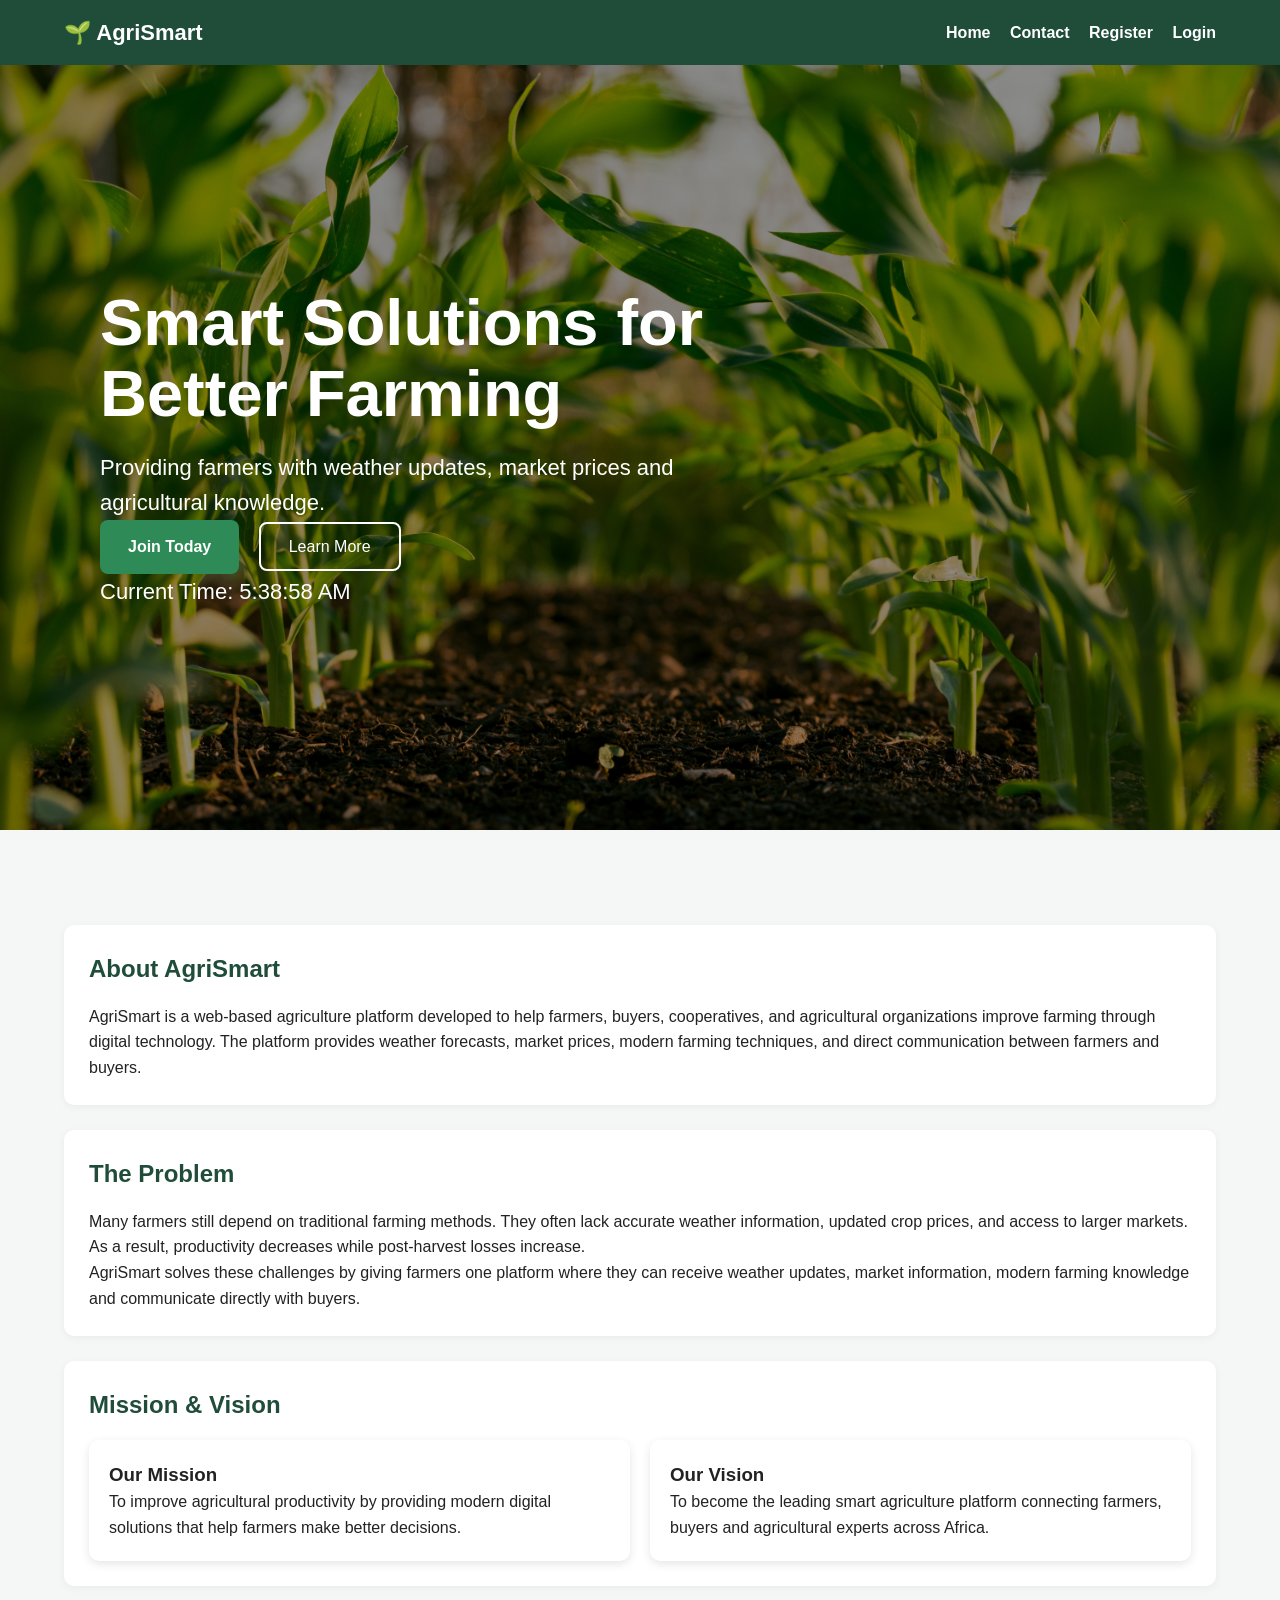
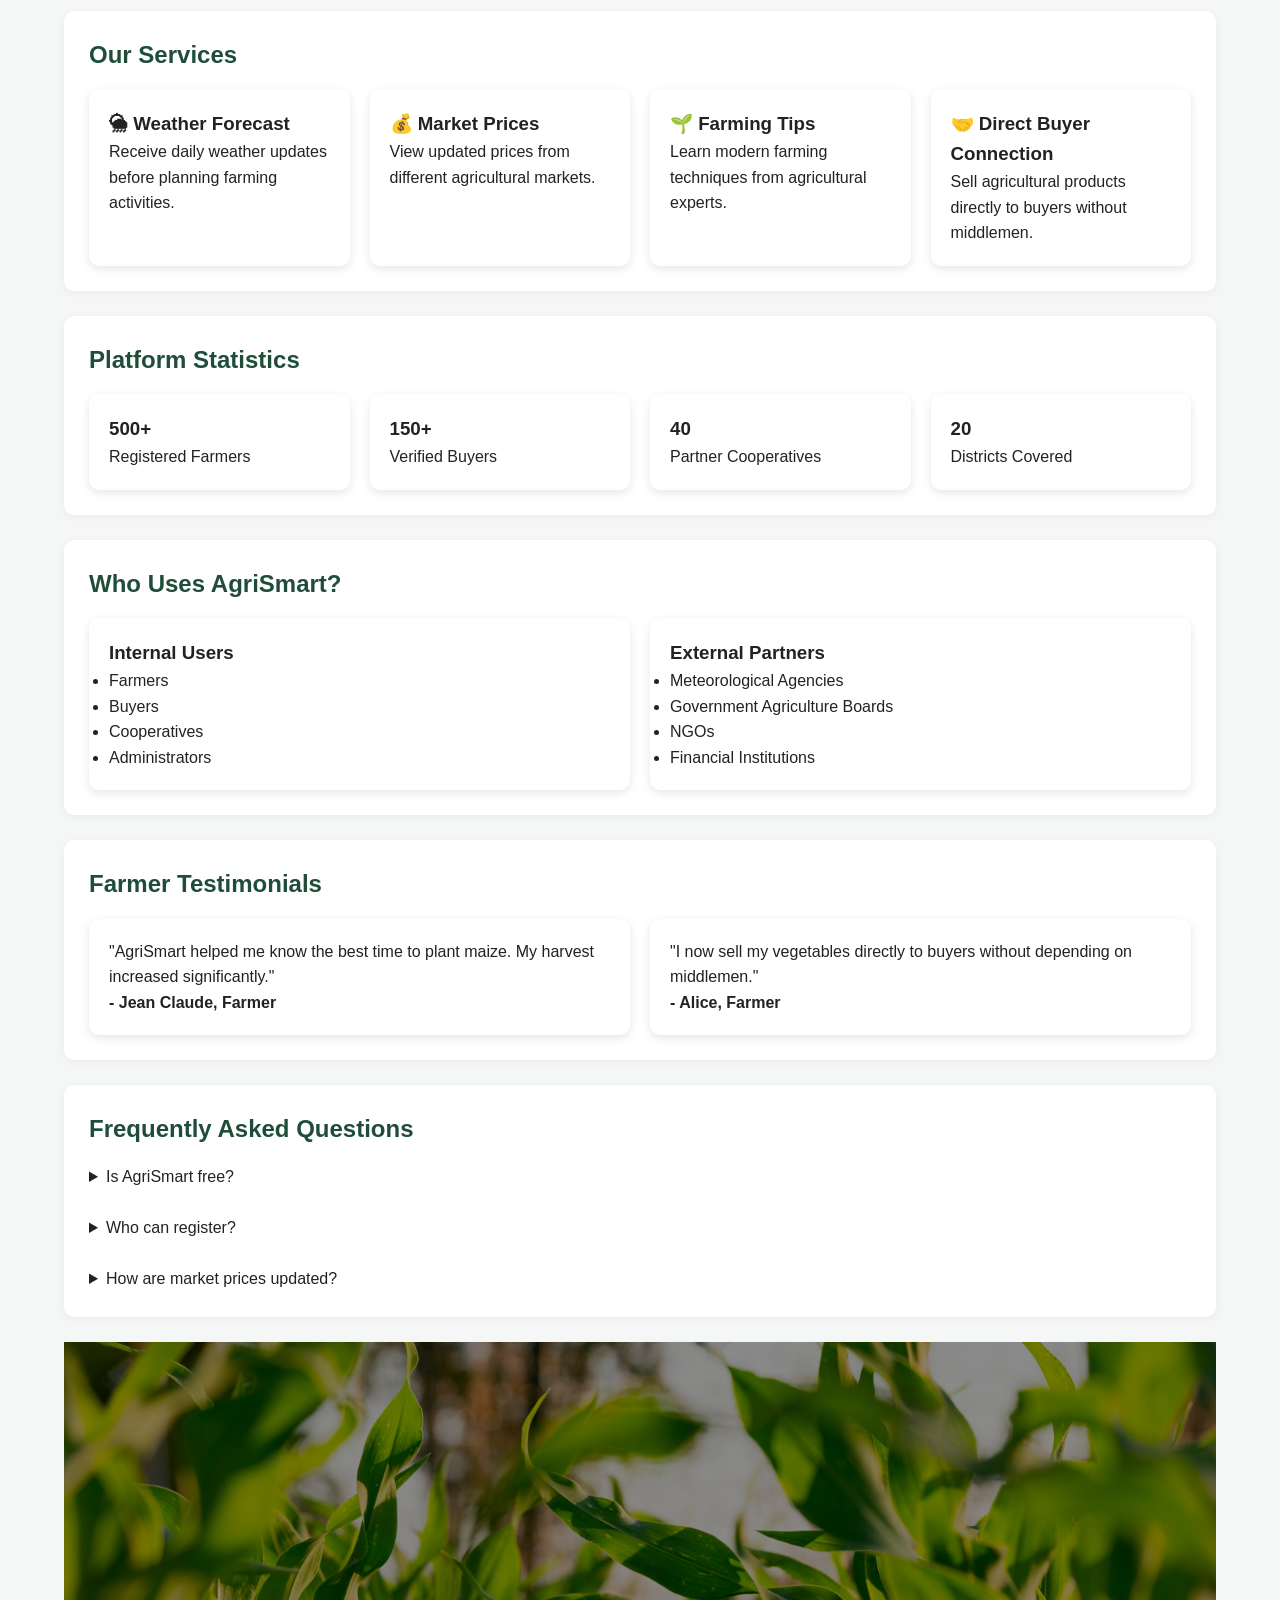
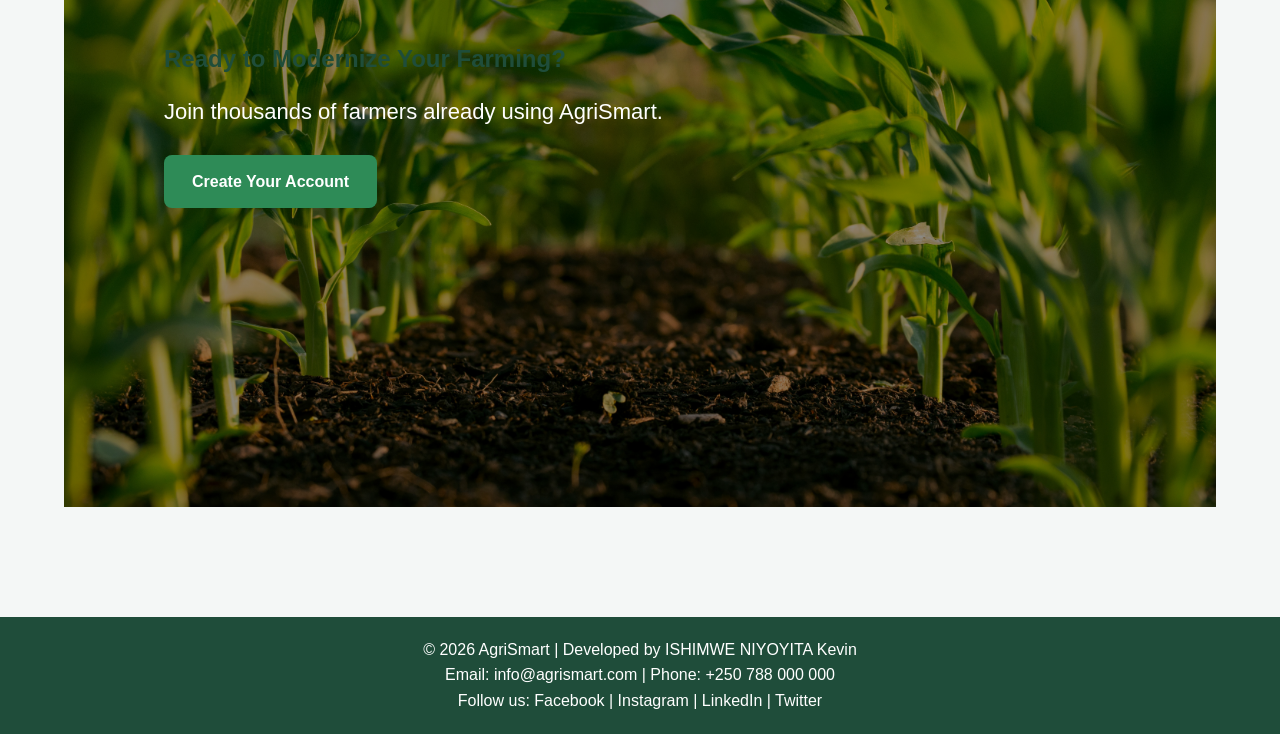
<file: index.html>
<!DOCTYPE html>
<html lang="en">
<head>
    <meta charset="UTF-8">
    <meta name="viewport" content="width=device-width, initial-scale=1.0">
    <title>AgriSmart | Home</title>

    <link rel="stylesheet" href="style.css">
</head>

<body>

<header>

    <div class="logo">
        <h1>🌱 AgriSmart</h1>
    </div>

    <nav>

        <a href="index.html">Home</a>
        <a href="contact.html">Contact</a>
        <a href="register.html">Register</a>
        <a href="login.html">Login</a>

    </nav>

</header>

<main>

<section class="hero">

    <h1>Smart Solutions for Better Farming</h1>

    <p>
        Providing farmers with weather updates,
        market prices and agricultural knowledge.
    </p>

    <div class="hero-buttons">
        <a href="register.html" class="btn">Join Today</a>
        <a href="#services" class="btn-outline">Learn More</a>
    </div>

</section>

<div class="container">

<section class="content-section">

<h2>About AgriSmart</h2>

<p>

AgriSmart is a web-based agriculture platform developed to help farmers,
buyers, cooperatives, and agricultural organizations improve farming
through digital technology.

The platform provides weather forecasts, market prices, modern farming
techniques, and direct communication between farmers and buyers.

</p>

</section>

<section class="content-section">

<h2>The Problem</h2>

<p>

Many farmers still depend on traditional farming methods.
They often lack accurate weather information, updated crop prices,
and access to larger markets.

As a result, productivity decreases while post-harvest losses increase.

</p>

<p>

AgriSmart solves these challenges by giving farmers one platform where
they can receive weather updates, market information,
modern farming knowledge and communicate directly with buyers.

</p>

</section>

<section class="content-section">

<h2>Mission & Vision</h2>

<div class="grid">

<div class="card">

<h3>Our Mission</h3>

<p>

To improve agricultural productivity by providing
modern digital solutions that help farmers make
better decisions.

</p>

</div>

<div class="card">

<h3>Our Vision</h3>

<p>

To become the leading smart agriculture platform
connecting farmers, buyers and agricultural experts
across Africa.

</p>

</div>

</div>

</section>

<section class="content-section">

<h2>Our Services</h2>

<div class="grid">

<div class="card">

<h3>🌦 Weather Forecast</h3>

<p>

Receive daily weather updates before planning farming activities.

</p>

</div>

<div class="card">

<h3>💰 Market Prices</h3>

<p>

View updated prices from different agricultural markets.

</p>

</div>

<div class="card">

<h3>🌱 Farming Tips</h3>

<p>

Learn modern farming techniques from agricultural experts.

</p>

</div>

<div class="card">

<h3>🤝 Direct Buyer Connection</h3>

<p>

Sell agricultural products directly to buyers without
middlemen.

</p>

</div>

</div>

</section>

<section class="content-section">

<h2>Platform Statistics</h2>

<div class="grid">

<div class="card">

<h3>500+</h3>

<p>Registered Farmers</p>

</div>

<div class="card">

<h3>150+</h3>

<p>Verified Buyers</p>

</div>

<div class="card">

<h3>40</h3>

<p>Partner Cooperatives</p>

</div>

<div class="card">

<h3>20</h3>

<p>Districts Covered</p>

</div>

</div>

</section>

<section class="content-section">

<h2>Who Uses AgriSmart?</h2>

<div class="grid">

<div class="card">

<h3>Internal Users</h3>

<ul>

<li>Farmers</li>

<li>Buyers</li>

<li>Cooperatives</li>

<li>Administrators</li>

</ul>

</div>

<div class="card">

<h3>External Partners</h3>

<ul>

<li>Meteorological Agencies</li>

<li>Government Agriculture Boards</li>

<li>NGOs</li>

<li>Financial Institutions</li>

</ul>

</div>

</div>

</section>

<section class="content-section">

<h2>Farmer Testimonials</h2>

<div class="grid">

<div class="card">

<p>

"AgriSmart helped me know the best time to plant maize.
My harvest increased significantly."

</p>

<strong>- Jean Claude, Farmer</strong>

</div>

<div class="card">

<p>

"I now sell my vegetables directly to buyers
without depending on middlemen."

</p>

<strong>- Alice, Farmer</strong>

</div>

</div>

</section>

<section class="content-section">

<h2>Frequently Asked Questions</h2>

<details>

<summary>Is AgriSmart free?</summary>

<p>

Yes. Registration is completely free.

</p>

</details>

<br>

<details>

<summary>Who can register?</summary>

<p>

Farmers, buyers, cooperatives and agricultural organizations.

</p>

</details>

<br>

<details>

<summary>How are market prices updated?</summary>

<p>

Administrators update prices regularly using information
from authorized agricultural markets.

</p>

</details>

</section>

<section class="hero">

<h2>Ready to Modernize Your Farming?</h2>

<p>

Join thousands of farmers already using AgriSmart.

</p>

<br>

<a href="register.html" class="btn">

Create Your Account

</a>

</section>

</div>

</main>

<footer>

<p>

© 2026 AgriSmart |
Developed by ISHIMWE NIYOYITA Kevin
</p>

<p>

Email:
info@agrismart.com

|

Phone:
+250 788 000 000

</p>

<p>

Follow us:

Facebook |
Instagram |
LinkedIn |
Twitter

</p>

</footer>

<script src="script.js"></script>

</body>
</html>
</file>
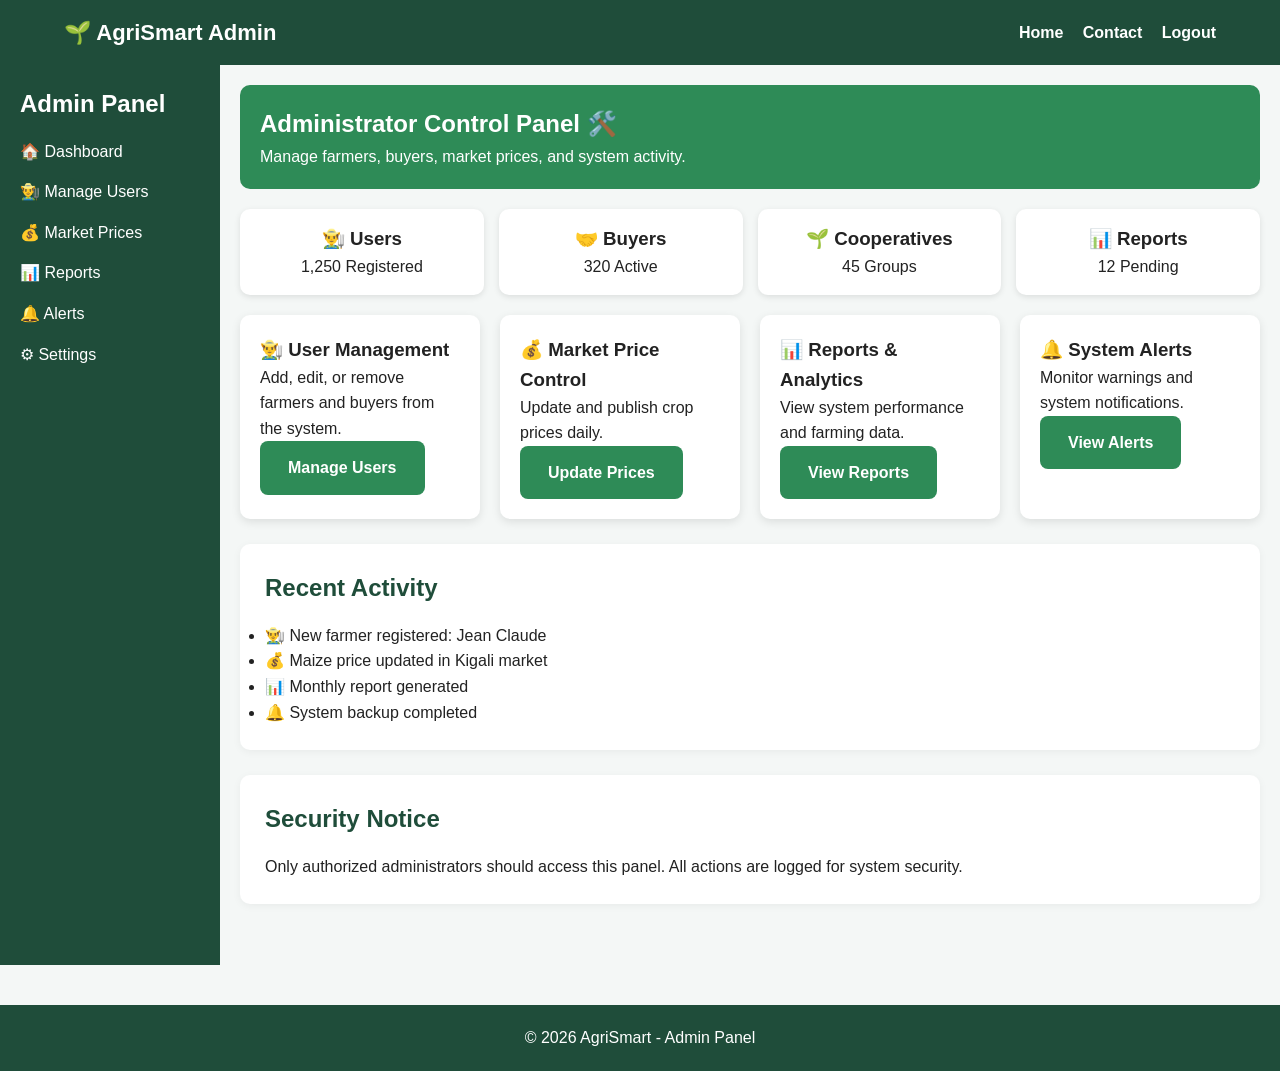
<file: admin.html>
<!DOCTYPE html>
<html lang="en">

<head>

<meta charset="UTF-8">

<meta name="viewport" content="width=device-width, initial-scale=1.0">

<title>Admin Dashboard | AgriSmart</title>

<link rel="stylesheet" href="style.css">

</head>

<body>

<header>

<div class="logo">
<h1>🌱 AgriSmart Admin</h1>
</div>

<nav>

<a href="index.html">Home</a>
<a href="contact.html">Contact</a>
<a href="login.html">Logout</a>

</nav>

</header>

<main>

<div class="dashboard-container">

<!-- SIDEBAR -->

<aside class="sidebar">

<h2>Admin Panel</h2>

<ul>

<li><a href="#">🏠 Dashboard</a></li>

<li><a href="#">👨‍🌾 Manage Users</a></li>

<li><a href="#">💰 Market Prices</a></li>

<li><a href="#">📊 Reports</a></li>

<li><a href="#">🔔 Alerts</a></li>

<li><a href="#">⚙ Settings</a></li>

</ul>

</aside>

<!-- MAIN CONTENT -->

<section class="dashboard-main">

<div class="welcome-box">

<h1>Administrator Control Panel 🛠️</h1>

<p>

Manage farmers, buyers, market prices,
and system activity.

</p>

</div>

<!-- SYSTEM STATS -->

<div class="stats-grid">

<div class="stat-card">

<h3>👨‍🌾 Users</h3>

<p>1,250 Registered</p>

</div>

<div class="stat-card">

<h3>🤝 Buyers</h3>

<p>320 Active</p>

</div>

<div class="stat-card">

<h3>🌱 Cooperatives</h3>

<p>45 Groups</p>

</div>

<div class="stat-card">

<h3>📊 Reports</h3>

<p>12 Pending</p>

</div>

</div>

<!-- ADMIN MODULES -->

<div class="dashboard-grid">

<div class="card">

<h3>👨‍🌾 User Management</h3>

<p>

Add, edit, or remove farmers and buyers
from the system.

</p>

<a href="#" class="btn">Manage Users</a>

</div>

<div class="card">

<h3>💰 Market Price Control</h3>

<p>

Update and publish crop prices daily.

</p>

<a href="#" class="btn">Update Prices</a>

</div>

<div class="card">

<h3>📊 Reports & Analytics</h3>

<p>

View system performance and farming data.

</p>

<a href="#" class="btn">View Reports</a>

</div>

<div class="card">

<h3>🔔 System Alerts</h3>

<p>

Monitor warnings and system notifications.

</p>

<a href="#" class="btn">View Alerts</a>

</div>

</div>

<!-- RECENT ACTIVITY -->

<section class="content-section">

<h2>Recent Activity</h2>

<ul>

<li>👨‍🌾 New farmer registered: Jean Claude</li>

<li>💰 Maize price updated in Kigali market</li>

<li>📊 Monthly report generated</li>

<li>🔔 System backup completed</li>

</ul>

</section>

<!-- SECURITY NOTICE -->

<section class="content-section">

<h2>Security Notice</h2>

<p>

Only authorized administrators should access this panel.
All actions are logged for system security.

</p>

</section>

</section>

</div>

</main>

<footer>

<p>© 2026 AgriSmart - Admin Panel</p>

</footer>

<script src="script.js"></script>

</body>
</html>
</file>
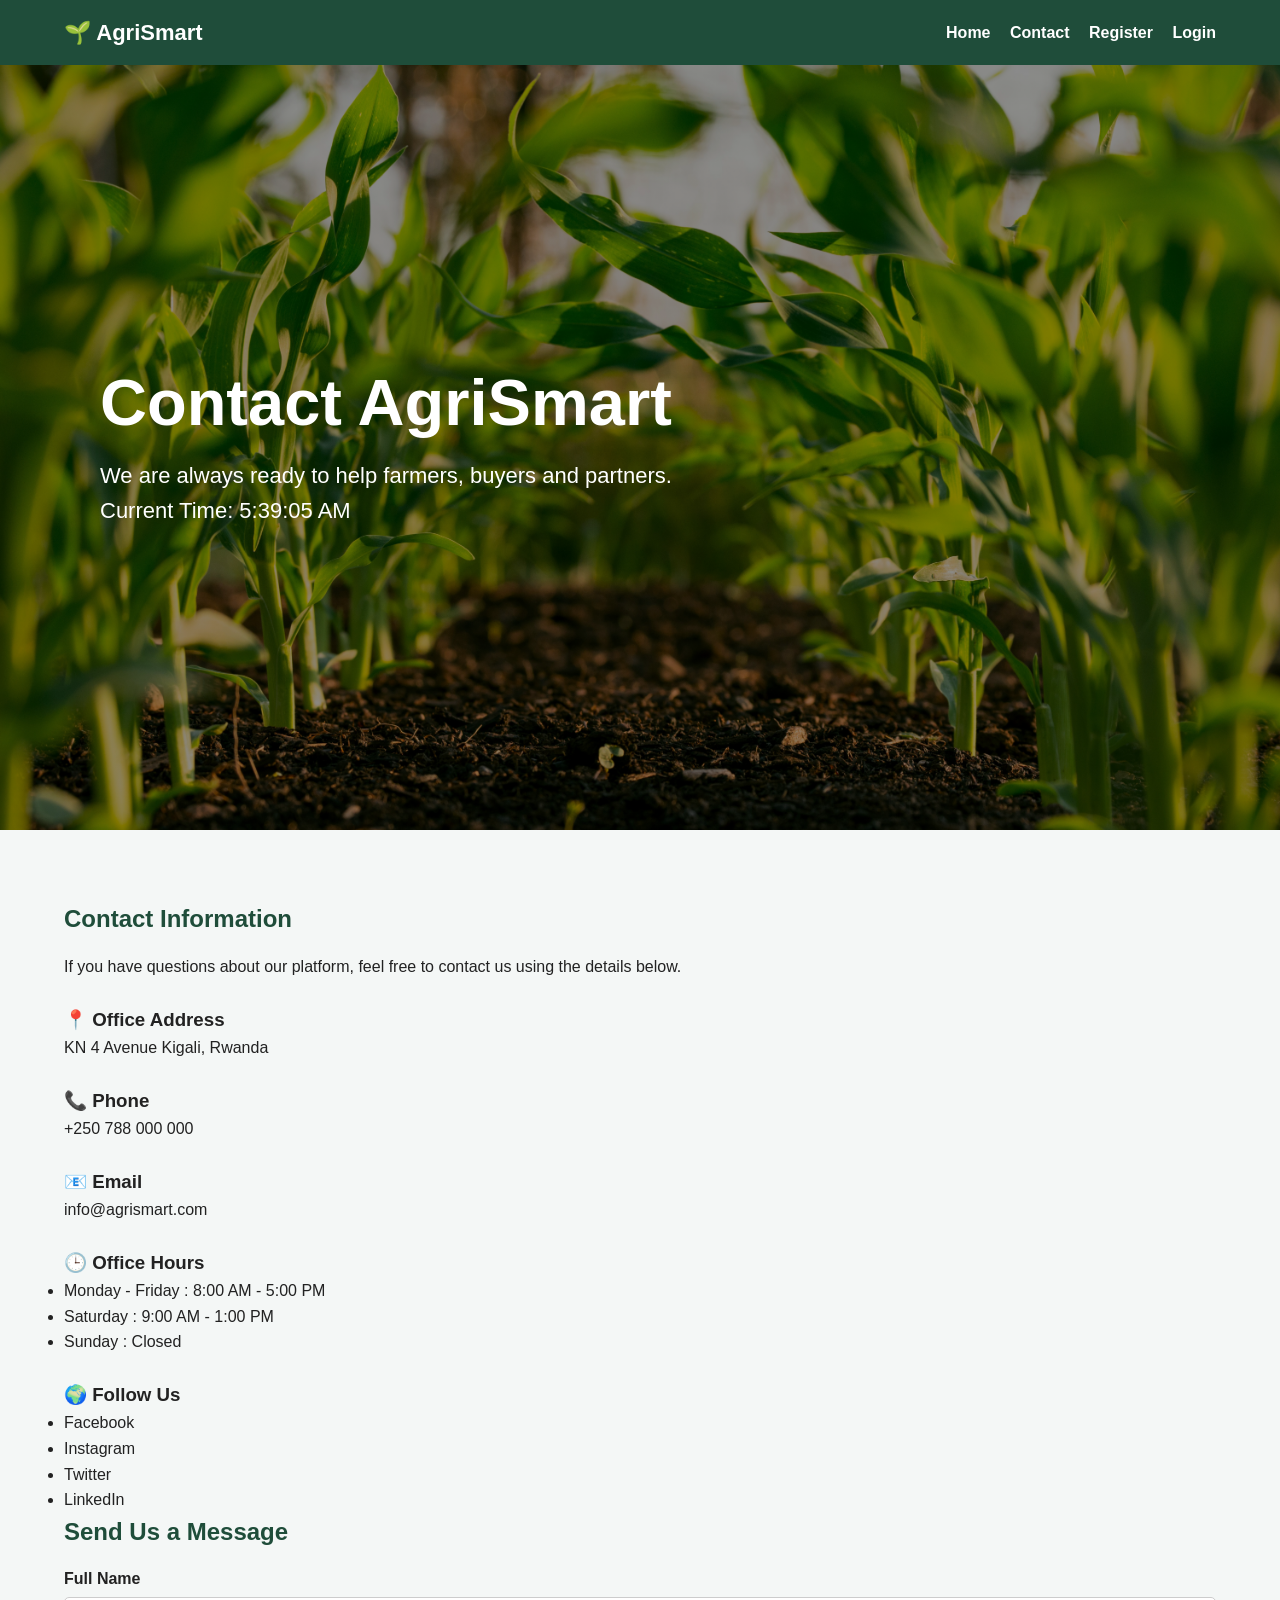
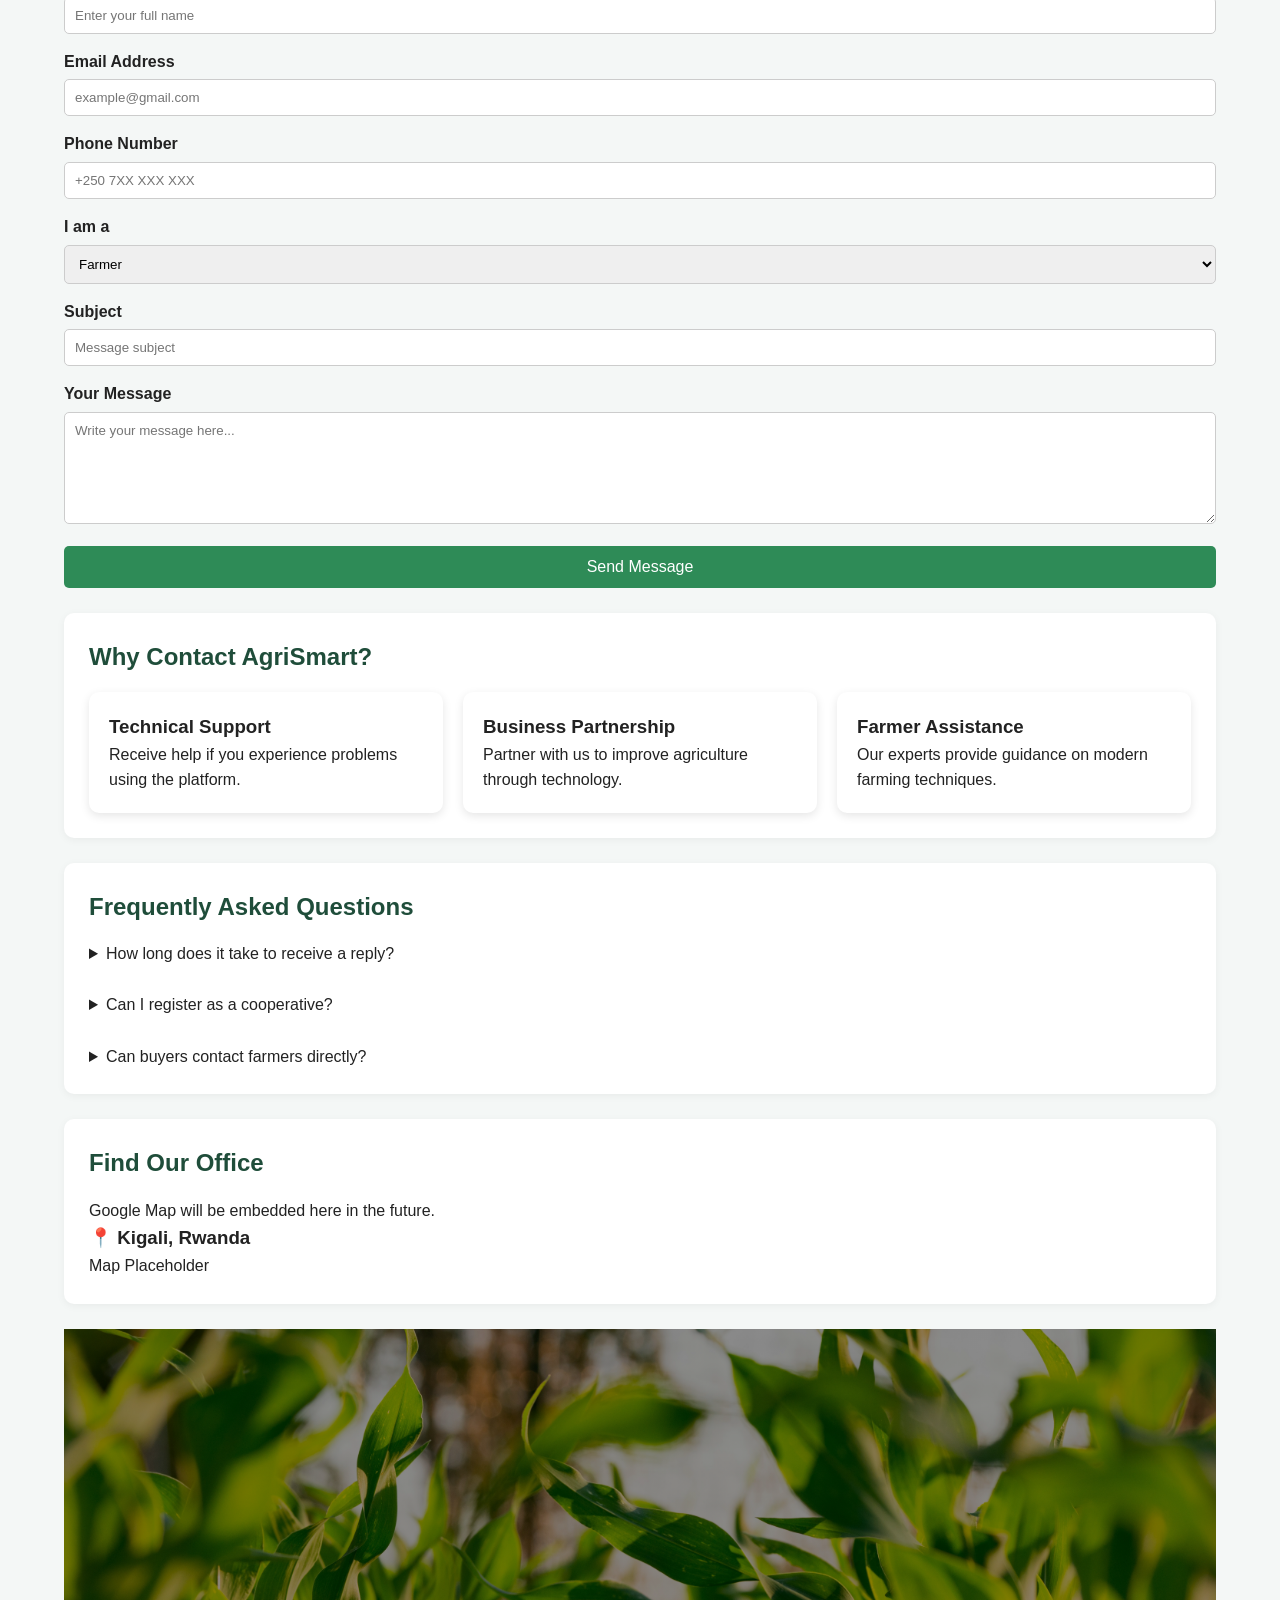
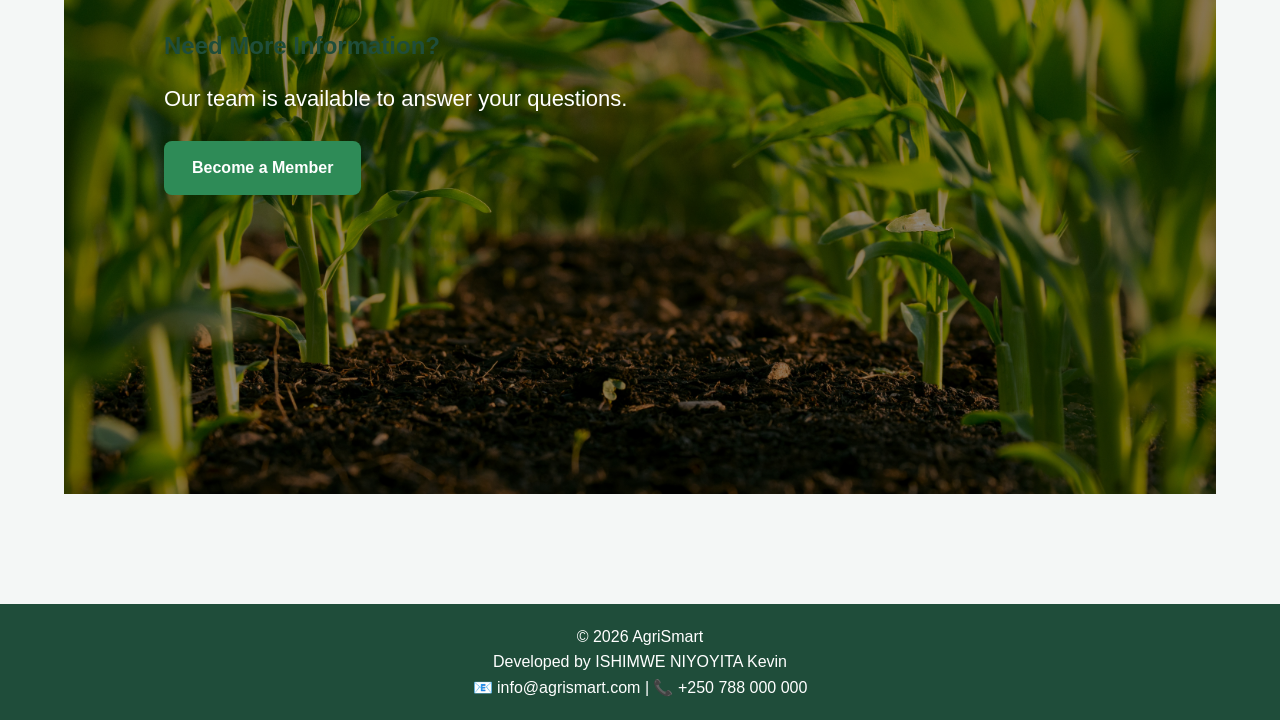
<file: contact.html>
<!DOCTYPE html>
<html lang="en">
<head>
<meta charset="UTF-8">
<meta name="viewport" content="width=device-width, initial-scale=1.0">

<title>Contact Us | AgriSmart</title>

<link rel="stylesheet" href="style.css">

</head>

<body>

<header>

<div class="logo">
<h1>🌱 AgriSmart</h1>
</div>

<nav>

<a href="index.html">Home</a>
<a href="contact.html">Contact</a>
<a href="register.html">Register</a>
<a href="login.html">Login</a>

</nav>

</header>

<main>

<section class="hero">

<h1>Contact AgriSmart</h1>

<p>

We are always ready to help farmers,
buyers and partners.

</p>

</section>

<div class="container">

<section class="contact-grid">

<div class="contact-info">

<h2>Contact Information</h2>

<p>

If you have questions about our platform,
feel free to contact us using the details below.

</p>

<br>

<h3>📍 Office Address</h3>

<p>

KN 4 Avenue

Kigali, Rwanda

</p>

<br>

<h3>📞 Phone</h3>

<p>

+250 788 000 000

</p>

<br>

<h3>📧 Email</h3>

<p>

info@agrismart.com

</p>

<br>

<h3>🕒 Office Hours</h3>

<ul>

<li>Monday - Friday : 8:00 AM - 5:00 PM</li>

<li>Saturday : 9:00 AM - 1:00 PM</li>

<li>Sunday : Closed</li>

</ul>

<br>

<h3>🌍 Follow Us</h3>

<ul>

<li>Facebook</li>

<li>Instagram</li>

<li>Twitter</li>

<li>LinkedIn</li>

</ul>

</div>

<div class="form-card">

<h2>Send Us a Message</h2>

<form>

<div class="form-group">

<label for="name">

Full Name

</label>

<input
type="text"
id="name"
placeholder="Enter your full name"
required>

</div>

<div class="form-group">

<label for="email">

Email Address

</label>

<input
type="email"
id="email"
placeholder="example@gmail.com"
required>

</div>

<div class="form-group">

<label for="phone">

Phone Number

</label>

<input
type="tel"
id="phone"
placeholder="+250 7XX XXX XXX">

</div>

<div class="form-group">

<label>

I am a

</label>

<select>

<option>Farmer</option>

<option>Buyer</option>

<option>Cooperative</option>

<option>Agricultural Expert</option>

<option>Government Officer</option>

<option>NGO</option>

<option>Other</option>

</select>

</div>

<div class="form-group">

<label>

Subject

</label>

<input
type="text"
placeholder="Message subject">

</div>

<div class="form-group">

<label>

Your Message

</label>

<textarea
rows="6"
placeholder="Write your message here..."></textarea>

</div>

<button type="submit">

Send Message

</button>

</form>

</div>

</section>

<section class="content-section">

<h2>

Why Contact AgriSmart?

</h2>

<div class="grid">

<div class="card">

<h3>Technical Support</h3>

<p>

Receive help if you experience problems
using the platform.

</p>

</div>

<div class="card">

<h3>Business Partnership</h3>

<p>

Partner with us to improve agriculture
through technology.

</p>

</div>

<div class="card">

<h3>Farmer Assistance</h3>

<p>

Our experts provide guidance on modern
farming techniques.

</p>

</div>

</div>

</section>

<section class="content-section">

<h2>

Frequently Asked Questions

</h2>

<details>

<summary>

How long does it take to receive a reply?

</summary>

<p>

Usually within 24 hours.

</p>

</details>

<br>

<details>

<summary>

Can I register as a cooperative?

</summary>

<p>

Yes.

AgriSmart welcomes farmer cooperatives.

</p>

</details>

<br>

<details>

<summary>

Can buyers contact farmers directly?

</summary>

<p>

Yes.

Registered buyers can communicate directly
with registered farmers.

</p>

</details>

</section>

<section class="content-section">

<h2>

Find Our Office

</h2>

<p>

Google Map will be embedded here in the future.

</p>

<div class="map-placeholder">

<h3>

📍 Kigali, Rwanda

</h3>

<p>

Map Placeholder

</p>

</div>

</section>

<section class="hero">

<h2>

Need More Information?

</h2>

<p>

Our team is available to answer your questions.

</p>

<br>

<a href="register.html" class="btn">

Become a Member

</a>

</section>

</div>

</main>

<footer>

<p>

© 2026 AgriSmart

</p>

<p>

Developed by

ISHIMWE NIYOYITA Kevin

</p>

<p>

📧 info@agrismart.com

|

📞 +250 788 000 000

</p>

</footer>

<script src="script.js"></script>

</body>
</html>
</file>
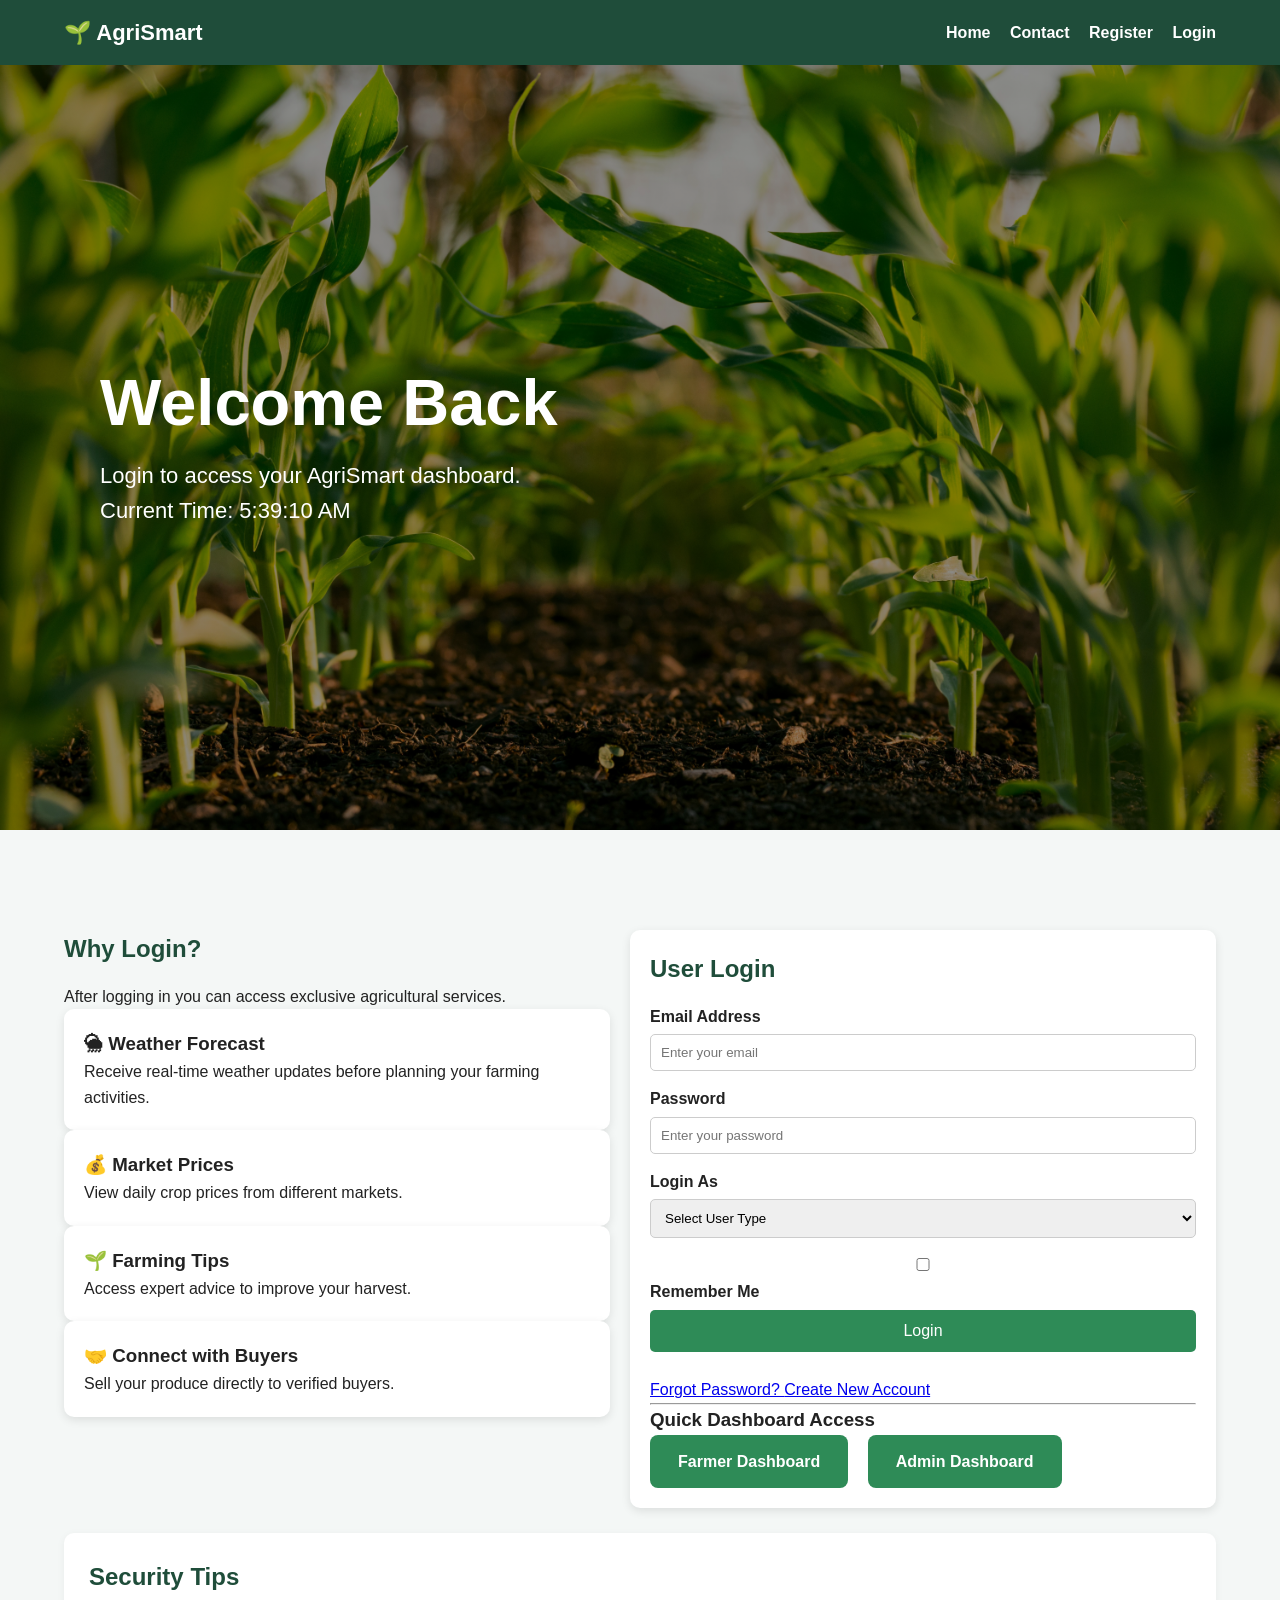
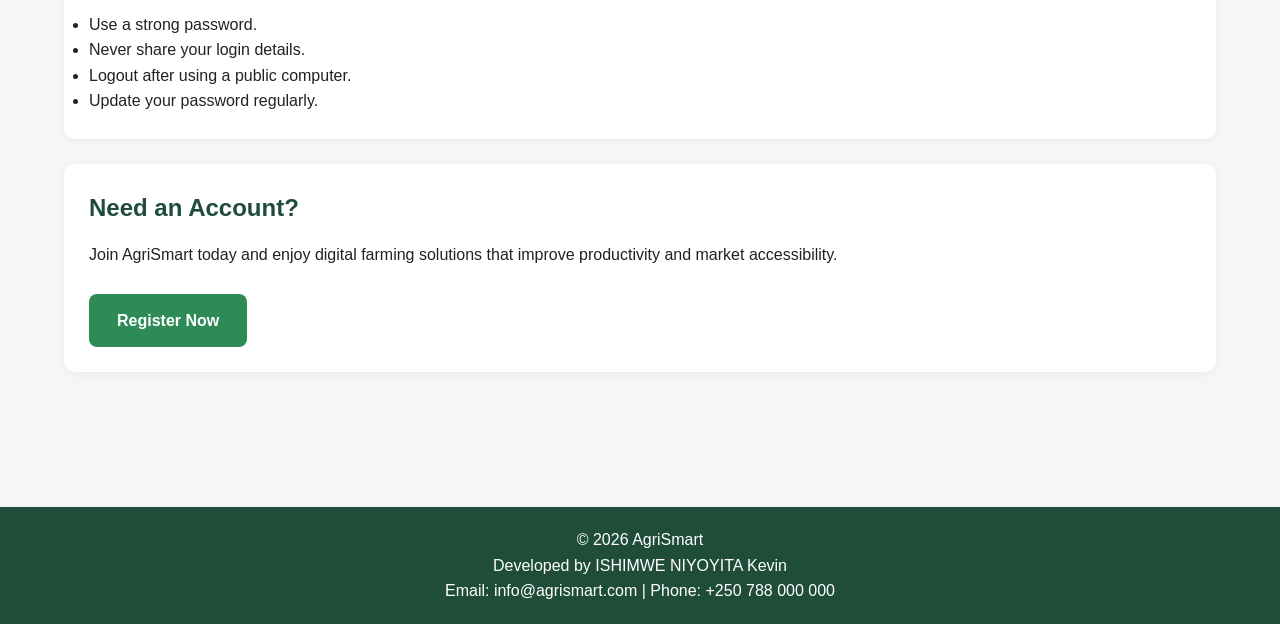
<file: login.html>
<!DOCTYPE html>
<html lang="en">
<head>

<meta charset="UTF-8">

<meta name="viewport"
content="width=device-width, initial-scale=1.0">

<title>Login | AgriSmart</title>

<link rel="stylesheet"
href="style.css">

</head>

<body>

<header>

<div class="logo">

<h1>🌱 AgriSmart</h1>

</div>

<nav>

<a href="index.html">Home</a>

<a href="contact.html">Contact</a>

<a href="register.html">Register</a>

<a href="login.html">Login</a>

</nav>

</header>

<main>

<section class="hero">

<h1>Welcome Back</h1>

<p>

Login to access your AgriSmart dashboard.

</p>

</section>

<div class="container">

<div class="login-container">

<!-- Left Side -->

<div class="login-info">

<h2>Why Login?</h2>

<p>

After logging in you can access
exclusive agricultural services.

</p>

<div class="card">

<h3>🌦 Weather Forecast</h3>

<p>

Receive real-time weather updates
before planning your farming activities.

</p>

</div>

<div class="card">

<h3>💰 Market Prices</h3>

<p>

View daily crop prices from
different markets.

</p>

</div>

<div class="card">

<h3>🌱 Farming Tips</h3>

<p>

Access expert advice to improve
your harvest.

</p>

</div>

<div class="card">

<h3>🤝 Connect with Buyers</h3>

<p>

Sell your produce directly
to verified buyers.

</p>

</div>

</div>

<!-- Right Side -->

<div class="login-card">

<h2>User Login</h2>

<form id="loginForm">

<div class="form-group">

<label for="email">

Email Address

</label>

<input

type="email"

id="email"

placeholder="Enter your email"

required>

</div>

<div class="form-group">

<label for="password">

Password

</label>

<input

type="password"

id="password"

placeholder="Enter your password"

required>

</div>

<div class="form-group">

<label for="role">

Login As

</label>

<select id="role">

<option value="">Select User Type</option>

<option>Farmer</option>

<option>Buyer</option>

<option>Administrator</option>

</select>

</div>

<div class="remember">

<label>

<input type="checkbox">

Remember Me

</label>

</div>

<button type="submit">

Login

</button>

<br><br>

<div class="login-links">

<a href="#">

Forgot Password?

</a>

<a href="register.html">

Create New Account

</a>

</div>

<hr>

<h3>

Quick Dashboard Access

</h3>

<div class="dashboard-buttons">

<a href="user.html" class="btn">

Farmer Dashboard

</a>

<a href="admin.html" class="btn">

Admin Dashboard

</a>

</div>

</form>

</div>

</div>

<section class="content-section">

<h2>

Security Tips

</h2>

<ul>

<li>Use a strong password.</li>

<li>Never share your login details.</li>

<li>Logout after using a public computer.</li>

<li>Update your password regularly.</li>

</ul>

</section>

<section class="content-section">

<h2>

Need an Account?

</h2>

<p>

Join AgriSmart today and enjoy digital farming
solutions that improve productivity and
market accessibility.

</p>

<br>

<a href="register.html" class="btn">

Register Now

</a>

</section>

</div>

</main>

<footer>

<p>

© 2026 AgriSmart

</p>

<p>

Developed by

ISHIMWE NIYOYITA Kevin

</p>

<p>

Email:
info@agrismart.com

|

Phone:
+250 788 000 000

</p>

</footer>

<script src="script.js"></script>

</body>

</html>
</file>
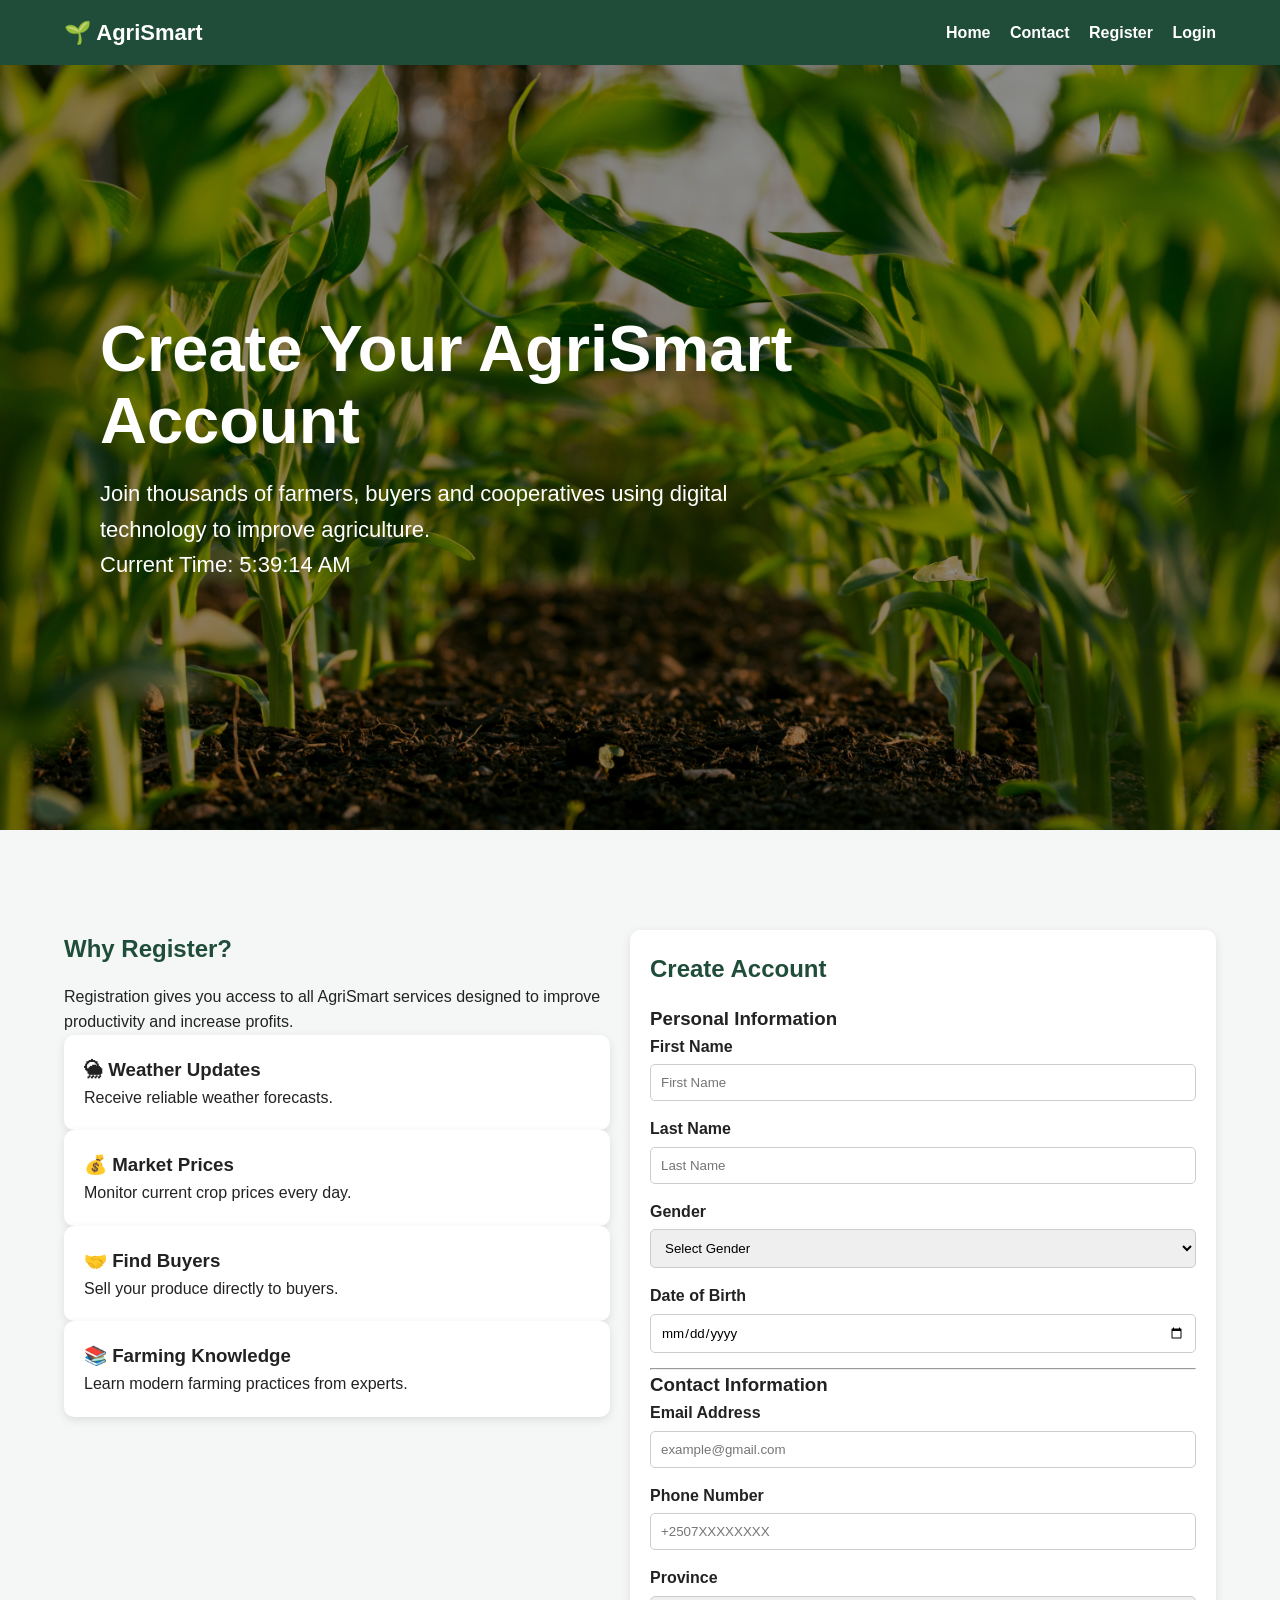
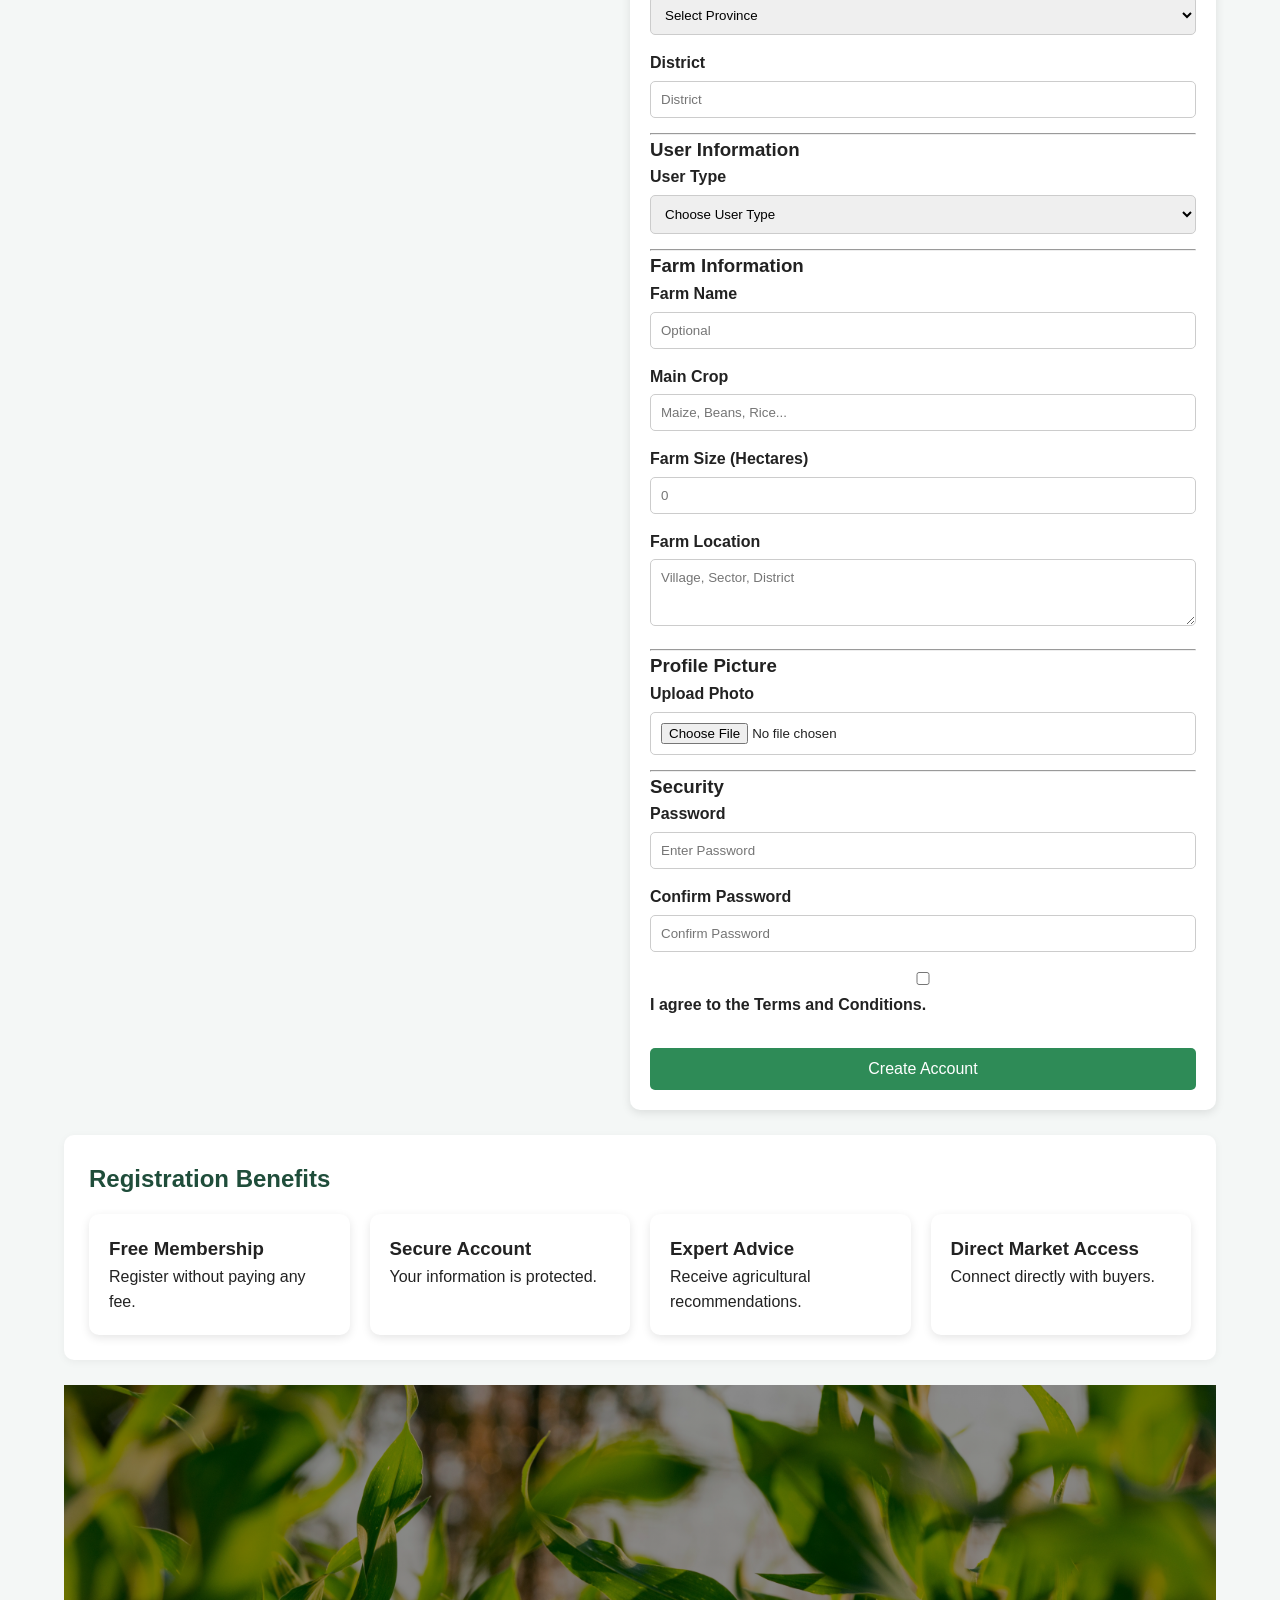
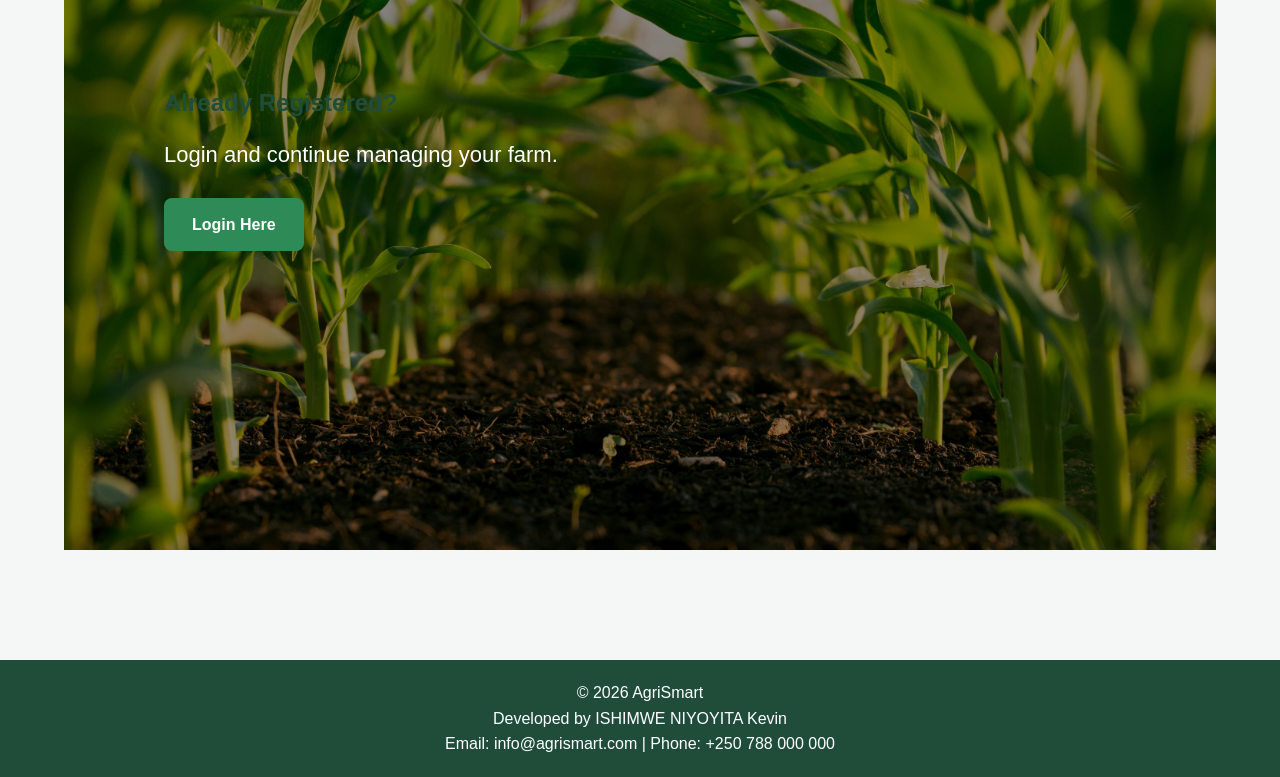
<file: register.html>
<!DOCTYPE html>
<html lang="en">

<head>

<meta charset="UTF-8">

<meta name="viewport" content="width=device-width, initial-scale=1.0">

<title>Register | AgriSmart</title>

<link rel="stylesheet" href="style.css">

</head>

<body>

<header>

<div class="logo">
<h1>🌱 AgriSmart</h1>
</div>

<nav>

<a href="index.html">Home</a>
<a href="contact.html">Contact</a>
<a href="register.html">Register</a>
<a href="login.html">Login</a>

</nav>

</header>

<main>

<section class="hero">

<h1>Create Your AgriSmart Account</h1>

<p>

Join thousands of farmers, buyers and cooperatives
using digital technology to improve agriculture.

</p>

</section>

<div class="container">

<div class="register-container">

<div class="register-info">

<h2>Why Register?</h2>

<p>

Registration gives you access to all AgriSmart
services designed to improve productivity and
increase profits.

</p>

<div class="card">

<h3>🌦 Weather Updates</h3>

<p>

Receive reliable weather forecasts.

</p>

</div>

<div class="card">

<h3>💰 Market Prices</h3>

<p>

Monitor current crop prices every day.

</p>

</div>

<div class="card">

<h3>🤝 Find Buyers</h3>

<p>

Sell your produce directly to buyers.

</p>

</div>

<div class="card">

<h3>📚 Farming Knowledge</h3>

<p>

Learn modern farming practices from experts.

</p>

</div>

</div>

<div class="register-card">

<h2>Create Account</h2>

<form id="registerForm">

<h3>Personal Information</h3>

<div class="form-row">

<div class="form-group">

<label>First Name</label>

<input
type="text"
placeholder="First Name"
required>

</div>

<div class="form-group">

<label>Last Name</label>

<input
type="text"
placeholder="Last Name"
required>

</div>

</div>

<div class="form-row">

<div class="form-group">

<label>Gender</label>

<select required>

<option value="">Select Gender</option>

<option>Male</option>

<option>Female</option>

</select>

</div>

<div class="form-group">

<label>Date of Birth</label>

<input
type="date"
required>

</div>

</div>

<hr>

<h3>Contact Information</h3>

<div class="form-group">

<label>Email Address</label>

<input
type="email"
placeholder="example@gmail.com"
required>

</div>

<div class="form-group">

<label>Phone Number</label>

<input
type="tel"
placeholder="+2507XXXXXXXX"
required>

</div>

<div class="form-row">

<div class="form-group">

<label>Province</label>

<select required>

<option>Select Province</option>

<option>Kigali City</option>

<option>Eastern Province</option>

<option>Northern Province</option>

<option>Southern Province</option>

<option>Western Province</option>

</select>

</div>

<div class="form-group">

<label>District</label>

<input
type="text"
placeholder="District">

</div>

</div>

<hr>

<h3>User Information</h3>

<div class="form-group">

<label>User Type</label>

<select required>

<option value="">Choose User Type</option>

<option>Farmer</option>

<option>Buyer</option>

<option>Cooperative</option>

<option>Agricultural Expert</option>

</select>

</div>

<hr>

<h3>Farm Information</h3>

<div class="form-group">

<label>Farm Name</label>

<input
type="text"
placeholder="Optional">

</div>

<div class="form-row">

<div class="form-group">

<label>Main Crop</label>

<input
type="text"
placeholder="Maize, Beans, Rice...">

</div>

<div class="form-group">

<label>Farm Size (Hectares)</label>

<input
type="number"
placeholder="0">

</div>

</div>

<div class="form-group">

<label>Farm Location</label>

<textarea
rows="3"
placeholder="Village, Sector, District"></textarea>

</div>

<hr>

<h3>Profile Picture</h3>

<div class="form-group">

<label>Upload Photo</label>

<input
type="file"
accept="image/*">

</div>

<hr>

<h3>Security</h3>

<div class="form-group">

<label>Password</label>

<input
type="password"
placeholder="Enter Password"
required>

</div>

<div class="form-group">

<label>Confirm Password</label>

<input
type="password"
placeholder="Confirm Password"
required>

</div>

<div class="checkbox-group">

<label>

<input type="checkbox" required>

I agree to the Terms and Conditions.

</label>

</div>

<br>

<button type="submit">

Create Account

</button>

</form>

</div>

</div>

<section class="content-section">

<h2>Registration Benefits</h2>

<div class="grid">

<div class="card">

<h3>Free Membership</h3>

<p>

Register without paying any fee.

</p>

</div>

<div class="card">

<h3>Secure Account</h3>

<p>

Your information is protected.

</p>

</div>

<div class="card">

<h3>Expert Advice</h3>

<p>

Receive agricultural recommendations.

</p>

</div>

<div class="card">

<h3>Direct Market Access</h3>

<p>

Connect directly with buyers.

</p>

</div>

</div>

</section>

<section class="hero">

<h2>

Already Registered?

</h2>

<p>

Login and continue managing your farm.

</p>

<br>

<a href="login.html" class="btn">

Login Here

</a>

</section>

</div>

</main>

<footer>

<p>

© 2026 AgriSmart

</p>

<p>

Developed by ISHIMWE NIYOYITA Kevin

</p>

<p>

Email:
info@agrismart.com

|

Phone:
+250 788 000 000

</p>

</footer>

<script src="script.js"></script>

</body>

</html>
</file>
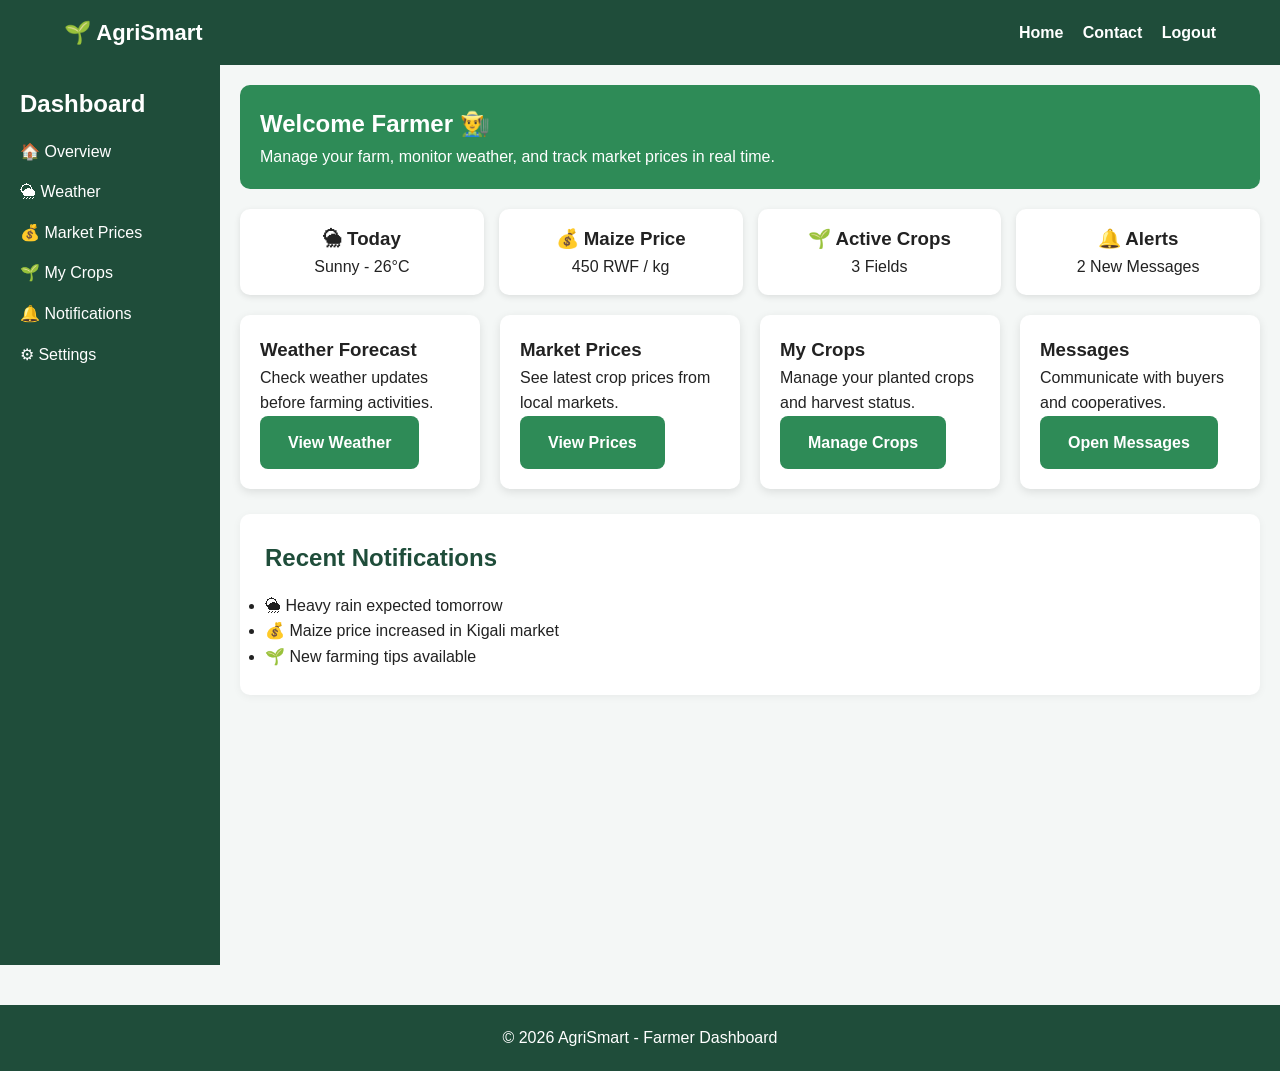
<file: user.html>
<!DOCTYPE html>
<html lang="en">

<head>

<meta charset="UTF-8">

<meta name="viewport" content="width=device-width, initial-scale=1.0">

<title>User Dashboard | AgriSmart</title>

<link rel="stylesheet" href="style.css">

</head>

<body>

<header>

<div class="logo">
<h1>🌱 AgriSmart</h1>
</div>

<nav>

<a href="index.html">Home</a>
<a href="contact.html">Contact</a>
<a href="login.html">Logout</a>

</nav>

</header>

<main>

<div class="dashboard-container">

<!-- SIDEBAR -->

<aside class="sidebar">

<h2>Dashboard</h2>

<ul>

<li><a href="#">🏠 Overview</a></li>

<li><a href="#">🌦 Weather</a></li>

<li><a href="#">💰 Market Prices</a></li>

<li><a href="#">🌱 My Crops</a></li>

<li><a href="#">🔔 Notifications</a></li>

<li><a href="#">⚙ Settings</a></li>

</ul>

</aside>

<!-- MAIN CONTENT -->

<section class="dashboard-main">

<div class="welcome-box">

<h1>Welcome Farmer 👨‍🌾</h1>

<p>

Manage your farm, monitor weather,
and track market prices in real time.

</p>

</div>

<!-- QUICK STATS -->

<div class="stats-grid">

<div class="stat-card">

<h3>🌦 Today</h3>

<p>Sunny - 26°C</p>

</div>

<div class="stat-card">

<h3>💰 Maize Price</h3>

<p>450 RWF / kg</p>

</div>

<div class="stat-card">

<h3>🌱 Active Crops</h3>

<p>3 Fields</p>

</div>

<div class="stat-card">

<h3>🔔 Alerts</h3>

<p>2 New Messages</p>

</div>

</div>

<!-- MAIN SECTIONS -->

<div class="dashboard-grid">

<div class="card">

<h3>Weather Forecast</h3>

<p>

Check weather updates before farming activities.

</p>

<a href="#" class="btn">View Weather</a>

</div>

<div class="card">

<h3>Market Prices</h3>

<p>

See latest crop prices from local markets.

</p>

<a href="#" class="btn">View Prices</a>

</div>

<div class="card">

<h3>My Crops</h3>

<p>

Manage your planted crops and harvest status.

</p>

<a href="#" class="btn">Manage Crops</a>

</div>

<div class="card">

<h3>Messages</h3>

<p>

Communicate with buyers and cooperatives.

</p>

<a href="#" class="btn">Open Messages</a>

</div>

</div>

<!-- NOTIFICATIONS -->

<section class="content-section">

<h2>Recent Notifications</h2>

<ul>

<li>🌦 Heavy rain expected tomorrow</li>

<li>💰 Maize price increased in Kigali market</li>

<li>🌱 New farming tips available</li>

</ul>

</section>

</section>

</div>

</main>

<footer>

<p>© 2026 AgriSmart - Farmer Dashboard</p>

</footer>

<script src="script.js"></script>

</body>

</html>
</file>
<file: style.css>
* {
    margin: 0;
    padding: 0;
    box-sizing: border-box;
    font-family: Arial, sans-serif;
}

/* =========================
   BODY
========================= */

body {
    background: #f4f7f6;
    color: #222;
    line-height: 1.6;
}

/* =========================
   HEADER
========================= */

header {
    background: #1f4d3a;
    color: white;
    padding: 15px 5%;
    display: flex;
    justify-content: space-between;
    align-items: center;
}

.logo h1 {
    font-size: 22px;
}

nav a {
    color: white;
    text-decoration: none;
    margin-left: 15px;
    font-weight: bold;
    transition: 0.3s;
}

nav a:hover {
    color: #ffd700;
}

/* =========================
   HERO SECTION
========================= */

.hero{

    height:85vh;

    background:
    linear-gradient(rgba(0,0,0,.45),
    rgba(0,0,0,.45)),
    url("images/hero.jpg");

    background-size:cover;

    background-position:center;

    display:flex;

    flex-direction:column;

    justify-content:center;

    align-items:flex-start;

    padding:100px;

    color:white;
}

.hero h1{
    font-size:65px;
    max-width:700px;
    line-height:1.1;
    margin-bottom:20px;
}

.hero p{

    font-size:22px;

    max-width:650px;
}

/* =========================
   CONTAINER
========================= */

.container{

width:90%;

max-width:1200px;

margin:auto;

padding:70px 0;

}
/* =======================
    SECTION
=========================*/
.section-title {
    text-align: center;
    margin-bottom: 60px;
}

.section-title span {
    color: #2e8b57;
    font-weight: bold;
}

.section-title h2 {
    font-size: 45px;
    margin-top: 10px;
}


/* =========================
   GRID SYSTEM
========================= */

.grid {
    display: grid;
    grid-template-columns: repeat(auto-fit, minmax(250px, 1fr));
    gap: 20px;
}

/* =========================
   CARDS
========================= */

.card {
    background: white;
    padding: 20px;
    border-radius: 10px;
    box-shadow: 0 3px 10px rgba(0,0,0,0.1);
    transition: 0.3s;
}

.card:hover {
    transform: translateY(-5px);
}

/* =========================
   CONTENT SECTIONS
========================= */

.content-section {
    background: white;
    padding: 25px;
    margin: 25px 0;
    border-radius: 10px;
    box-shadow: 0 2px 8px rgba(0,0,0,0.05);
}

h2 {
    margin-bottom: 15px;
    color: #1f4d3a;
}

/* =========================
   BUTTONS
========================= */

.btn{

background:#2e8b57;

padding:14px 28px;

border-radius:8px;

text-decoration:none;

color:white;

display:inline-block;

margin-right:15px;

transition:.3s;

font-weight:bold;
}

.btn:hover{

background:#246b45;

transform:translateY(-2px);

}

.btn-outline{

padding:14px 28px;

border:2px solid white;

border-radius:8px;

color:white;

text-decoration:none;

transition:.3s;


}

.btn-outline:hover{

background:white;

color:#2e8b57;

}

/* =========================
   FORMS
========================= */

.form-group {
    margin-bottom: 15px;
}

label {
    display: block;
    margin-bottom: 5px;
    font-weight: bold;
}

input,
select,
textarea {
    width: 100%;
    padding: 10px;
    border: 1px solid #ccc;
    border-radius: 5px;
}

button {
    background: #2e8b57;
    color: white;
    border: none;
    padding: 12px;
    width: 100%;
    border-radius: 5px;
    cursor: pointer;
    font-size: 16px;
}

button:hover {
    background: #246b45;
}

/* =========================
   LOGIN / REGISTER LAYOUT
========================= */

.login-container,
.register-container {
    display: flex;
    gap: 20px;
    margin-top: 30px;
}

.login-info,
.register-info {
    flex: 1;
}

.login-card,
.register-card {
    flex: 1;
    background: white;
    padding: 20px;
    border-radius: 10px;
    box-shadow: 0 3px 10px rgba(0,0,0,0.1);
}

/* =========================
   DASHBOARD LAYOUT
========================= */

.dashboard-container {
    display: flex;
}

/* Sidebar */

.sidebar {
    width: 220px;
    background: #1f4d3a;
    color: white;
    min-height: 100vh;
    padding: 20px;
}

.sidebar h2 {
    color: white;
    margin-bottom: 15px;
}

.sidebar ul {
    list-style: none;
}

.sidebar ul li {
    margin: 15px 0;
}

.sidebar ul li a {
    color: white;
    text-decoration: none;
    display: block;
    transition: 0.3s;
}

.sidebar ul li a:hover {
    color: #ffd700;
}

/* Dashboard main */

.dashboard-main {
    flex: 1;
    padding: 20px;
}

/* Welcome box */

.welcome-box {
    background: #2e8b57;
    color: white;
    padding: 20px;
    border-radius: 10px;
    margin-bottom: 20px;
}

/* Stats */

.stats-grid {
    display: grid;
    grid-template-columns: repeat(auto-fit, minmax(180px, 1fr));
    gap: 15px;
    margin-bottom: 20px;
}

.stat-card {
    background: white;
    padding: 15px;
    border-radius: 10px;
    text-align: center;
    box-shadow: 0 2px 6px rgba(0,0,0,0.1);
}

/* Dashboard cards */

.dashboard-grid {
    display: grid;
    grid-template-columns: repeat(auto-fit, minmax(220px, 1fr));
    gap: 20px;
}

/* =========================
   FOOTER
========================= */

footer {
    background: #1f4d3a;
    color: white;
    text-align: center;
    padding: 20px;
    margin-top: 40px;
}

/* =========================
   RESPONSIVE DESIGN
========================= */

@media (max-width: 768px) {

    header {
        flex-direction: column;
        text-align: center;
    }

    nav {
        margin-top: 10px;
    }

    .login-container,
    .register-container {
        flex-direction: column;
    }

    .dashboard-container {
        flex-direction: column;
    }

    .sidebar {
        width: 100%;
        min-height: auto;
    }
}
</file>
